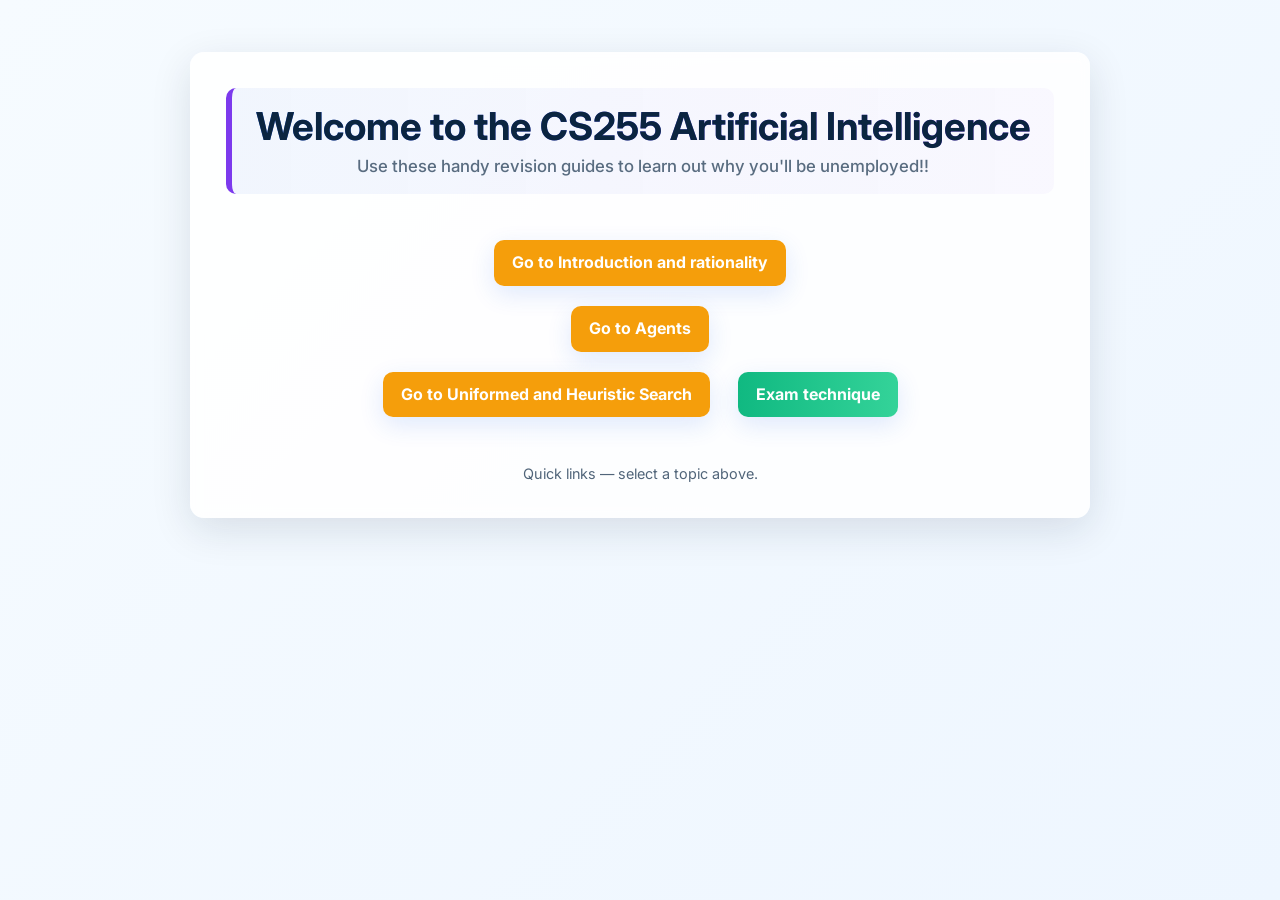
<file: index.html>
<!doctype html>
<html lang="en">
  <head>
    <meta charset="utf-8" />
    <meta name="viewport" content="width=device-width,initial-scale=1" />
    <title>Start Page</title>
    <link rel="stylesheet" href="styles.css" />
  </head>
  <body>
    <main class="page">
      <header class="hero">
        <h1 class="title">Welcome to the CS255 Artificial Intelligence</h1>
        <h2 class="subtitle">Use these handy revision guides to learn out why you'll be unemployed!! </h2>
      </header>

      <section class="content content--center">
        <a class="btn tertiary" href="TopicOne.html">Go to Introduction and rationality</a><br>
        <a class="btn tertiary" href="TopicAgents.html">Go to Agents</a><br>
        <a class="btn tertiary" href="TopicUniformedAndHeurSearch.html">Go to Uniformed and Heuristic Search</a>
        <a class="btn secondary" href="ExamsUAndH.html">Exam technique</a><br>
      </section>

      <footer class="foot">Quick links — select a topic above.</footer>
    </main>
  </body>
</html>
</file>
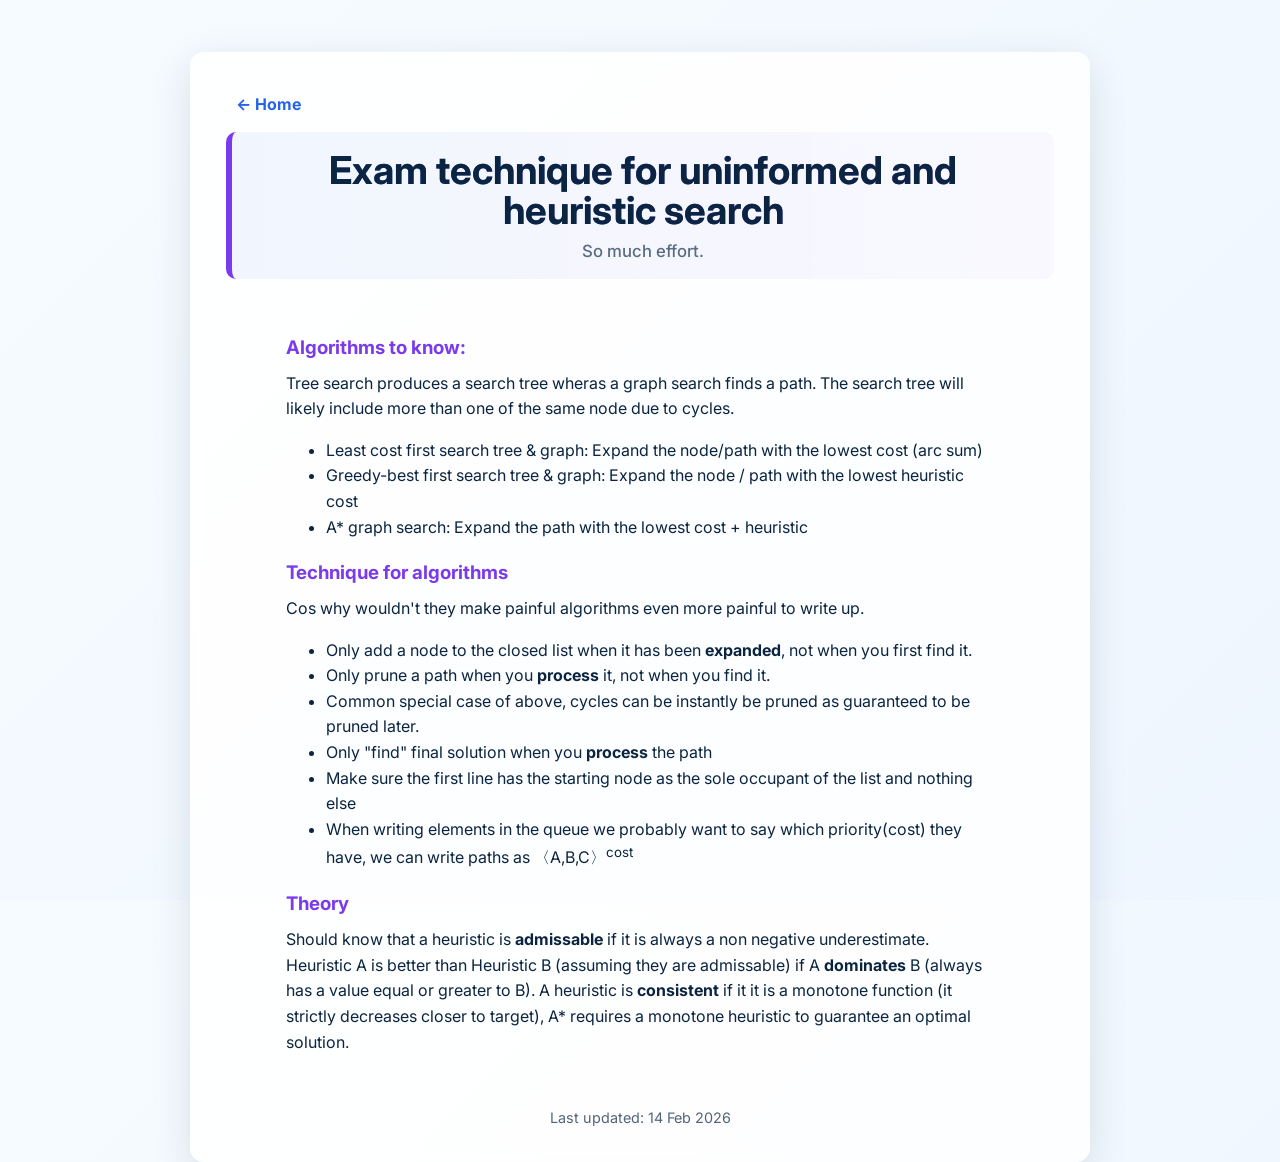
<file: ExamsUAndH.html>
<!doctype html>
<html lang="en">
	<head>
		<meta charset="utf-8" />
		<meta name="viewport" content="width=device-width,initial-scale=1" />
		<title>Uniformed and heuristic search exams</title>
		<link rel="stylesheet" href="styles.css" />
	</head>
	<body>
		<main class="page">
			<nav class="nav">
				<a class="btn home-btn" href="index.html">← Home</a>
			</nav>
			<header class="hero">
				<h1 class="title">Exam technique for uninformed and heuristic search</h1>
				<h2 class="subtitle">So much effort.</h2>
			</header>

			<section class="content">
                <h3>
					Algorithms to know:
				</h3>
				<p>
					Tree search produces a search tree wheras a graph search finds a path. The search tree will likely include more than one of the same node due to cycles.
					<ul>
					<li>Least cost first search tree & graph: Expand the node/path with the lowest cost (arc sum)</li>
					<li>Greedy-best first search tree & graph: Expand the node / path with the lowest heuristic cost</li>
					<li>A* graph search: Expand the path with the lowest cost + heuristic</li>
				</ul></p>
				<h3>Technique for algorithms</h3>
				<p>
					Cos why wouldn't they make painful algorithms even more painful to write up.
					<ul>
						<li>
							Only add a node to the closed list when it has been <strong>expanded</strong>, not when you first find it.
						</li>
						<li>
							Only prune a path when you <strong>process</strong> it, not when you find it.
						</li>
						<li>
							Common special case of above, cycles can be instantly be pruned as guaranteed to be pruned later.
						</li>
						<li>Only "find" final solution when you <strong>process</strong> the path</li>
						<li>Make sure the first line has the starting node as the sole occupant of the list and nothing else</li>
						<li>When writing elements in the queue we probably want to say which priority(cost) they have, we can write paths as 〈A,B,C〉<sup>cost</sup> </li>
					</ul>

				</p>
				<h3>Theory</h3>
				<p>
					Should know that a heuristic is <strong>admissable</strong> if it is always a non negative underestimate. Heuristic A is better than Heuristic B (assuming they are admissable) if 
					A <strong>dominates</strong> B (always has a value equal or greater to B). A heuristic is <strong>consistent</strong> if it it is a monotone function (it strictly decreases closer to target), A* requires a monotone heuristic to 
					guarantee an optimal solution.
				</p>
			</section>

			<footer class="foot">Last updated: <time datetime="2026-02-14">14 Feb 2026</time></footer>
		</main>
	</body>
</html>
</file>
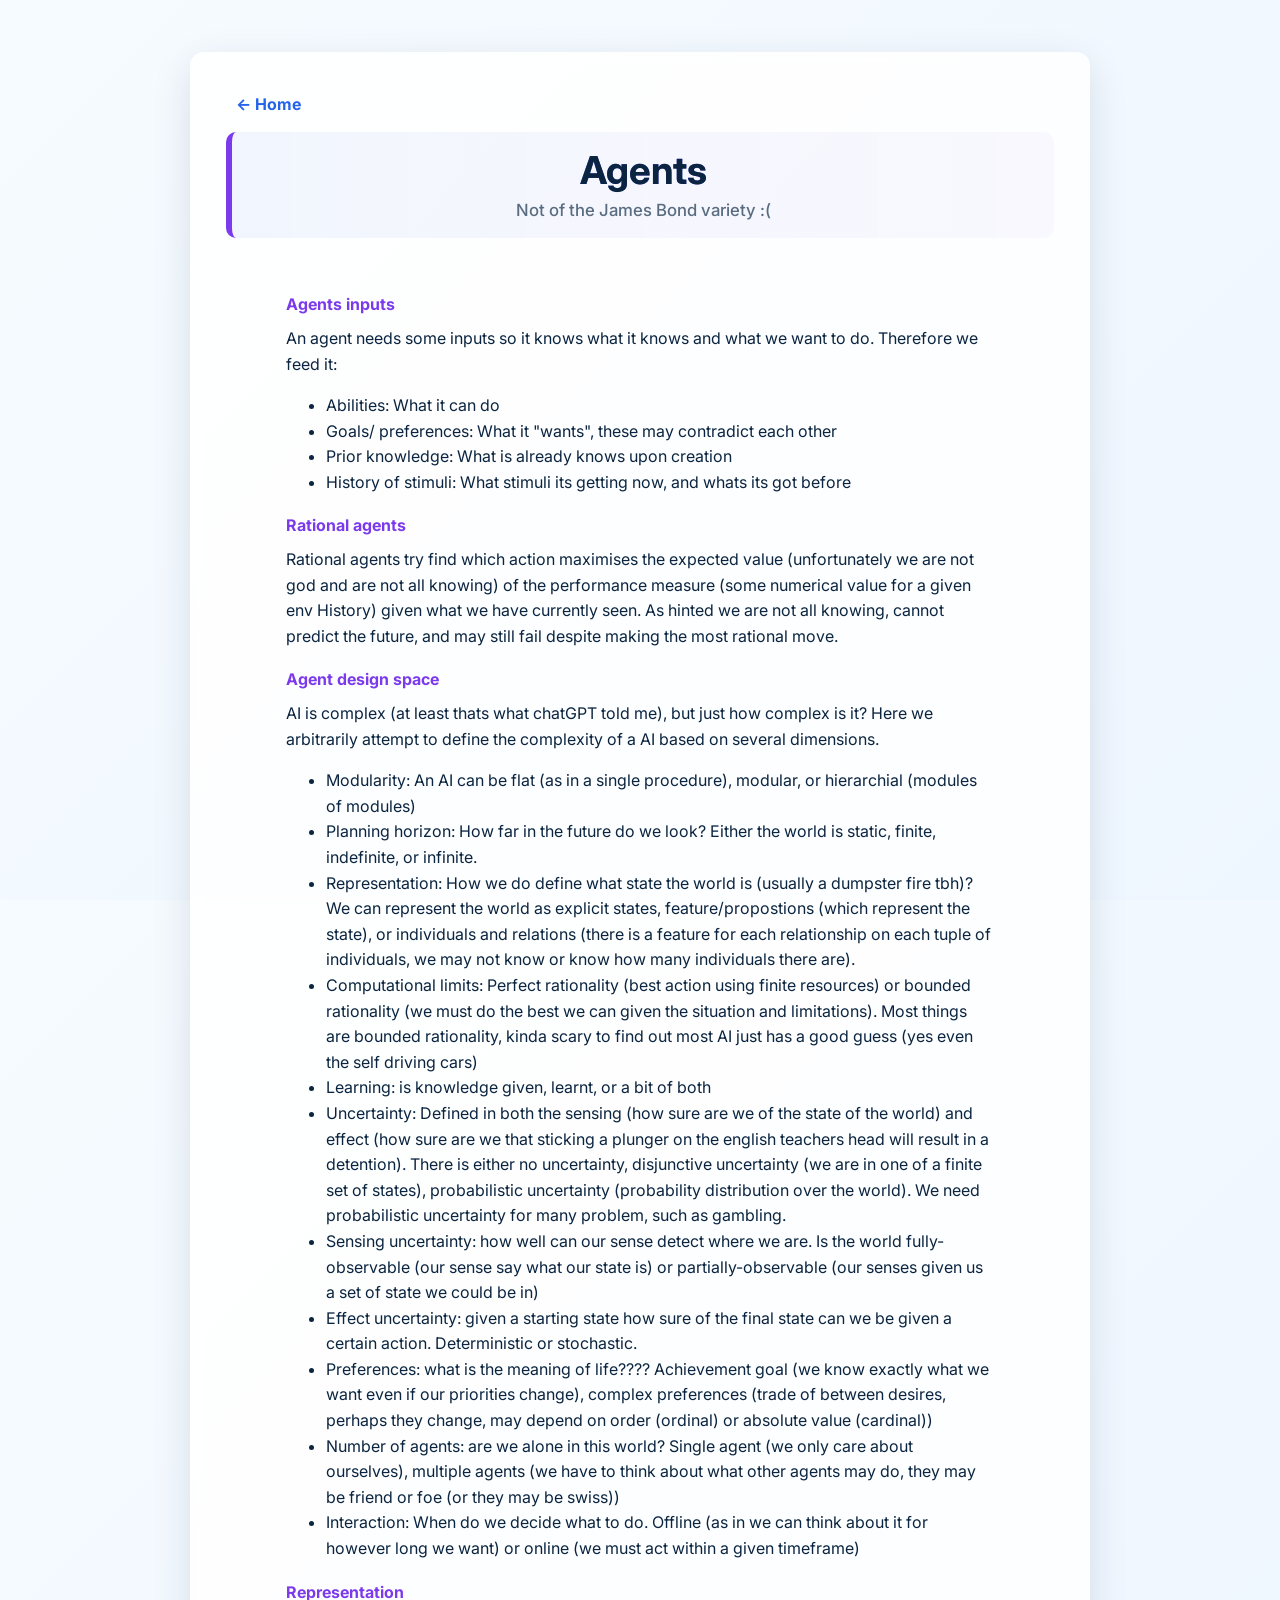
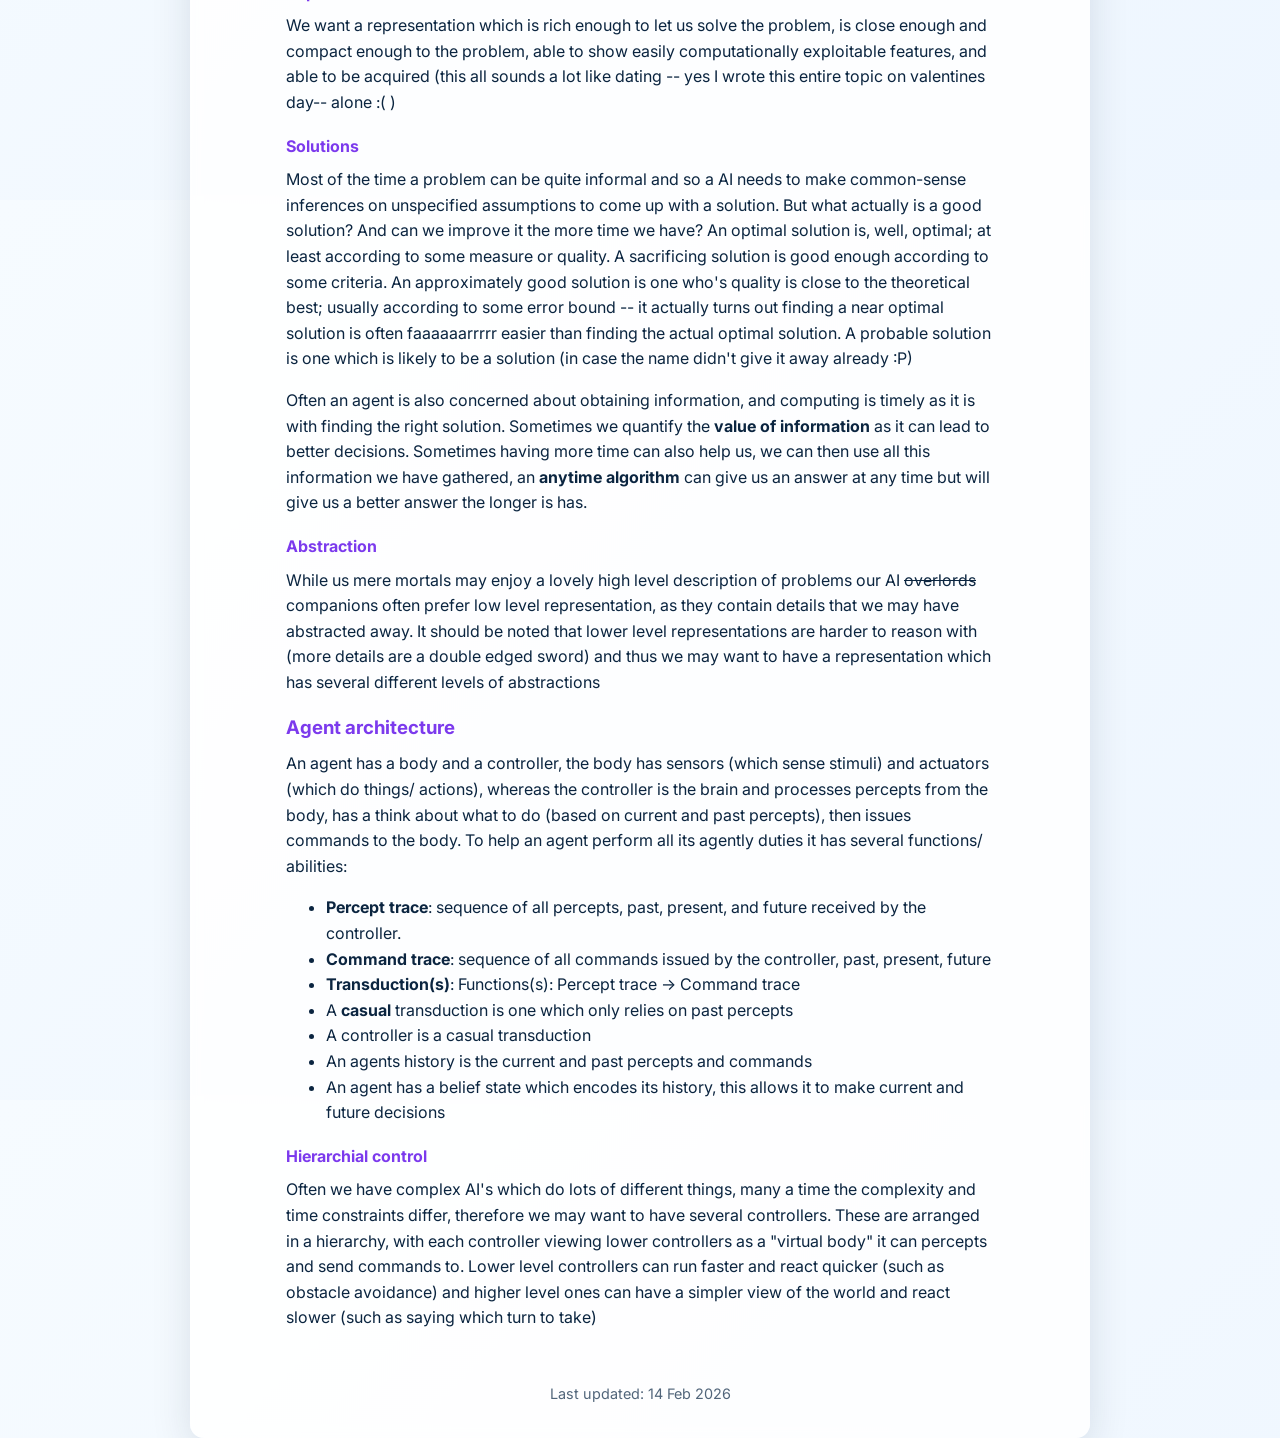
<file: TopicAgents.html>
<!doctype html>
<html lang="en">
	<head>
		<meta charset="utf-8" />
		<meta name="viewport" content="width=device-width,initial-scale=1" />
		<title>Agents</title>
		<link rel="stylesheet" href="styles.css" />
	</head>
	<body>
		<main class="page">
			<nav class="nav">
				<a class="btn home-btn" href="index.html">← Home</a>
			</nav>
			<header class="hero">
				<h1 class="title">Agents</h1>
				<h2 class="subtitle">Not of the James Bond variety :(</h2>
			</header>

			<section class="content">
                <h4>Agents inputs</h4>
				<p>
					An agent needs some inputs so it knows what it knows and what we want to do. Therefore we feed it:
					<ul>
						<li>Abilities: What it can do</li>
						<li>Goals/ preferences: What it "wants", these may contradict each other</li>
						<li>Prior knowledge: What is already knows upon creation</li>
						<li>History of stimuli: What stimuli its getting now, and whats its got before</li>
					</ul>
				</p>
				<h4>Rational agents</h4>
				<p>Rational agents try find which action maximises the expected value (unfortunately we are not god and are not all knowing) of the performance
					measure (some numerical value for a given env History) given what we have currently seen. As hinted we are not all knowing, cannot predict 
				the future, and may still fail despite making the most rational move.</p>
				<h4>Agent design space</h4>
				<p>
					AI is complex (at least thats what chatGPT told me), but just how complex is it? Here we arbitrarily attempt to define the complexity of a AI
					based on several dimensions.
					<ul>
						<li>Modularity: An AI can be flat (as in a single procedure), modular, or hierarchial (modules of modules) </li>
						<li>Planning horizon: How far in the future do we look? Either the world is static, finite, indefinite, or infinite.</li>
						<li>Representation: How we do define what state the world is (usually a dumpster fire tbh)? We can represent the world as explicit states, feature/propostions (which represent the state), or individuals
							and relations (there is a feature for each relationship on each tuple of individuals, we may not know or know how many individuals there are).
						</li>
						<li>Computational limits: Perfect rationality (best action using finite resources) or bounded rationality (we must do the best we can given the situation and limitations).
							Most things are bounded rationality, kinda scary to find out most AI just has a good guess (yes even the self driving cars)
						</li>
						<li>Learning: is knowledge given, learnt, or a bit of both</li>
						<li>Uncertainty: Defined in both the sensing (how sure are we of the state of the world) and effect (how sure are we that sticking a plunger on the english teachers head
							will result in a detention). There is either no uncertainty, disjunctive uncertainty (we are in one of a finite set of states), probabilistic uncertainty (probability distribution
							over the world). We need probabilistic uncertainty for many problem, such as gambling.
						</li>
						<li>Sensing uncertainty: how well can our sense detect where we are. Is the world fully-observable (our sense say what our state is) or partially-observable (our senses given us a set of state we could be in)</li>
						<li>Effect uncertainty: given a starting state how sure of the final state can we be given a certain action. Deterministic or stochastic.</li>
						<li>Preferences: what is the meaning of life???? Achievement goal (we know exactly what we want even if our priorities change), complex preferences (trade of between desires, perhaps they change, may depend on order (ordinal) or absolute value (cardinal))</li>
						<li>Number of agents: are we alone in this world? Single agent (we only care about ourselves), multiple agents (we have to think about what other agents may do, they may be friend or foe (or they may be swiss))</li>
						<li>Interaction: When do we decide what to do. Offline (as in we can think about it for however long we want) or online (we must act within a given timeframe) </li>
					</ul>
					
				</p>
				<h4>Representation</h4>
                <p>We want a representation which is rich enough to let us solve the problem, is close enough and compact enough to the problem, able to show easily computationally exploitable features, and able to be acquired (this all sounds a lot like dating -- yes I wrote this entire topic on valentines day-- alone :( )</p>
				<h4>Solutions</h4>
				<p>Most of the time a problem can be quite informal and so a AI needs to make common-sense inferences on unspecified assumptions to come up with a solution.
					But what actually is a good solution? And can we improve it the more time we have? An optimal solution is, well, optimal; at least according to 
					some measure or quality. A sacrificing solution is good enough according to some criteria. An approximately good solution is one who's quality is 
					close to the theoretical best; usually according to some error bound -- it actually turns out finding a near optimal solution is often faaaaaarrrrr easier than 
					finding the actual optimal solution. A probable solution is one which is likely to be a solution (in case the name didn't give it away already :P)
				</p>
				<p>
					Often an agent is also concerned about obtaining information, and computing is timely as it is with finding the right solution. Sometimes we quantify the <strong>value of information</strong> as it can 
					lead to better decisions. Sometimes having more time can also help us, we can then use all this information we have gathered, an <strong>anytime algorithm</strong> can give us an 
					answer at any time but will give us a better answer the longer is has.
				</p>
				<h4>Abstraction</h4>
				<p>While us mere mortals may enjoy a lovely high level description of problems our AI <del>overlords</del> companions often prefer low level representation, as they 
				contain details that we may have abstracted away. It should be noted that lower level representations are harder to reason with (more details are a double edged sword) and thus 
			we may want to have a representation which has several different levels of abstractions</p>
			<h3>Agent architecture</h3>
			<p>
				An agent has a body and a controller, the body has sensors (which sense stimuli) and actuators (which do things/ actions), whereas the controller is the brain and processes
				percepts from the body, has a think about what to do (based on current and past percepts), then issues commands to the body.
				
				To help an agent perform all its agently duties it has several functions/ abilities: 
				<ul>
					<li><strong>Percept trace</strong>: sequence of all percepts, past, present, and future received by the controller.</li>
					<li><strong>Command trace</strong>: sequence of all commands issued by the controller, past, present, future</li>
					<li><strong>Transduction(s)</strong>: Functions(s): Percept trace → Command trace</li>
					<li>A <strong>casual</strong> transduction is one which only relies on past percepts</li>
					<li>A controller is a casual transduction</li>
					<li>An agents history is the current and past percepts and commands</li>
					<li>An agent has a belief state which encodes its history, this allows it to make current and future decisions</li>	
				</ul>
			</p>
			<h4>Hierarchial control</h4>
			<p>Often we have complex AI's which do lots of different things, many a time the complexity and time constraints differ, therefore we 
				may want to have several controllers. These are arranged in a hierarchy, with each controller viewing lower controllers as a "virtual body" it
				can percepts and send commands to. Lower level controllers can run faster and react quicker (such as obstacle avoidance) and higher level ones can 
				have a simpler view of the world and react slower (such as saying which turn to take)
			</p>
			</section>

			<footer class="foot">Last updated: <time datetime="2026-02-14">14 Feb 2026</time></footer>
		</main>
	</body>
</html>
</file>
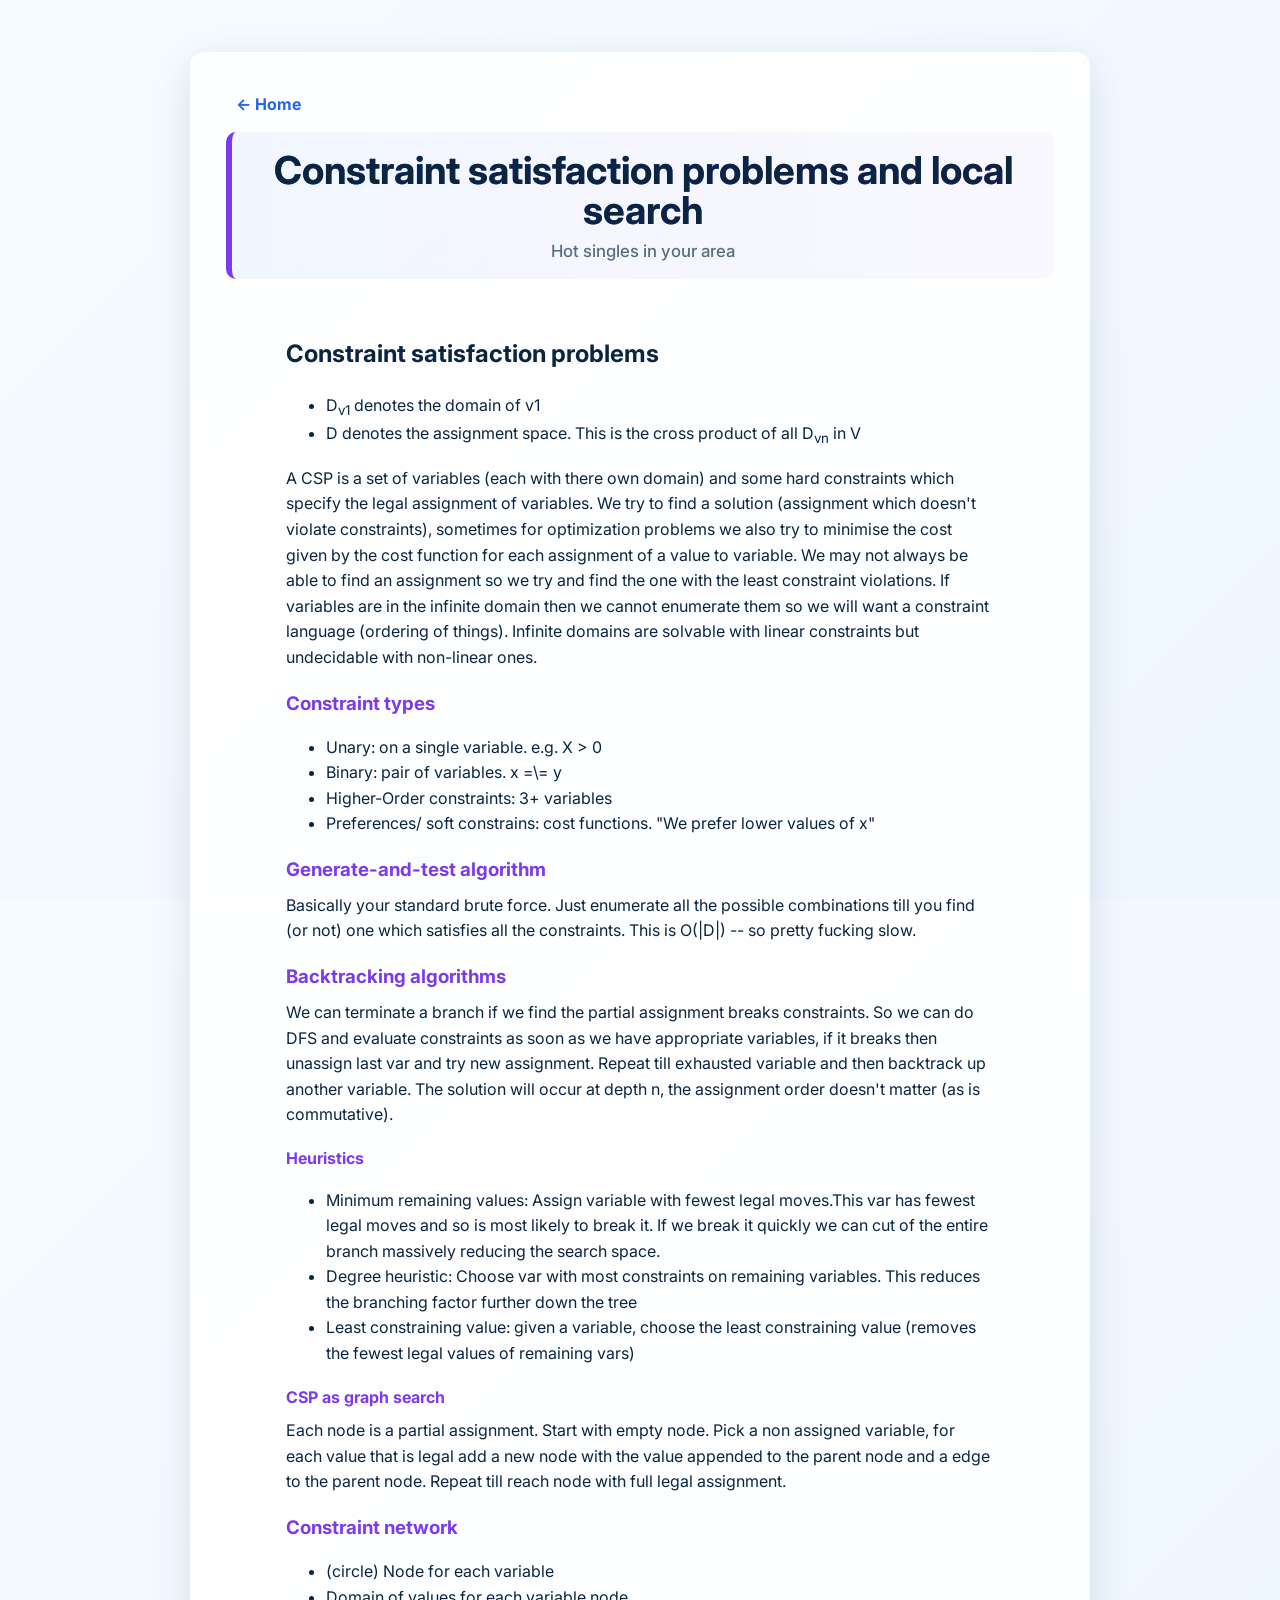
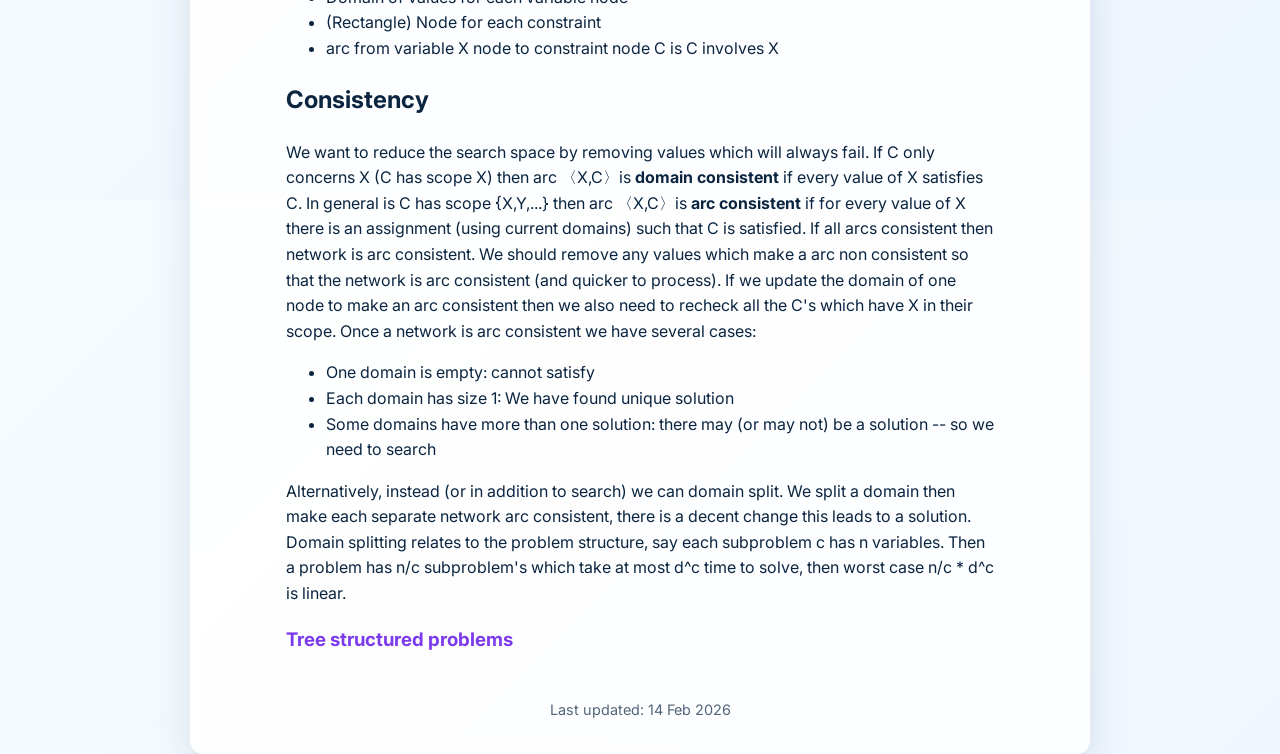
<file: TopicCSPLocalSearch.html>
<!doctype html>
<html lang="en">
	<head>
		<meta charset="utf-8" />
		<meta name="viewport" content="width=device-width,initial-scale=1" />
		<title>Constraint satisfaction problems and local search</title>
		<link rel="stylesheet" href="styles.css" />
	</head>
	<body>
		<main class="page">
			<nav class="nav">
				<a class="btn home-btn" href="index.html">← Home</a>
			</nav>
			<header class="hero">
				<h1 class="title">Constraint satisfaction problems and local search</h1>
				<h2 class="subtitle">Hot singles in your area</h2>
			</header>

			<section class="content">
                <h1>Constraint satisfaction problems</h1>
				<p>
					<ul>
						<li>D<sub>v1</sub> denotes the domain of v1</li>
						<li>D denotes the assignment space. This is the cross product of all D<sub>vn</sub> in V</li>
					</ul>
				</p>
				<p>
					A CSP is a set of variables (each with there own domain) and some hard constraints which specify the legal
					assignment of variables. We try to find a solution (assignment which doesn't violate constraints), sometimes
					for optimization problems we also try to minimise the cost given by the cost function for each assignment of a value
					to variable. We may not always be able to find an assignment so we try and find the one with the least constraint violations.
					If variables are in the infinite domain then we cannot enumerate them so we will want a constraint language (ordering of things). 
					Infinite domains are solvable with linear constraints but undecidable with non-linear ones.
				</p>
				<h3>Constraint types</h3>
				<p>
					<ul>
						<li>Unary: on a single variable. e.g. X > 0</li>
						<li>Binary: pair of variables. x =\= y</li>
						<li>Higher-Order constraints: 3+ variables</li>
						<li>Preferences/ soft constrains: cost functions. "We prefer lower values of x"</li>
					</ul>
				</p>
				<h3>Generate-and-test algorithm</h3>
				<p>
					Basically your standard brute force. Just enumerate all the possible combinations till you find (or not) one which satisfies all
					the constraints. This is O(|D|) -- so pretty fucking slow.
				</p>
				<h3>Backtracking algorithms</h3>
				<p>
					We can terminate a branch if we find the partial assignment breaks constraints. So we can do DFS and evaluate 
					constraints as soon as we have appropriate variables, if it breaks then unassign last var and try new assignment. Repeat till 
					exhausted variable and then backtrack up another variable. The solution will occur at depth n, the assignment order doesn't matter
					(as is commutative).
				</p>
				<h4>Heuristics</h4>
				<p>
					<ul>
						<li>Minimum remaining values: Assign variable with fewest legal moves.This var has fewest legal moves and so is most likely to break it. If 
							we break it quickly we can cut of the entire branch massively reducing the search space.
						</li>

						<li>Degree heuristic: Choose var with most constraints on remaining variables. This reduces the branching factor further down the tree</li>
						<li>Least constraining value: given a variable, choose the least constraining value (removes the fewest legal values of remaining vars)</li>
					</ul>
				</p>
				<h4>CSP as graph search</h4>
				<p>
					Each node is a partial assignment. Start with empty node. Pick a non assigned variable, for each value that is legal
					add a new node with the value appended to the parent node and a edge to the parent node. Repeat till reach node with full legal assignment.
				</p>
				<h3>Constraint network</h3>
				<p>
					<ul>
						<li>(circle) Node for each variable</li>
						<li>Domain of values for each variable node</li>
						<li>(Rectangle) Node for each constraint</li>
						<li>arc from variable X node to constraint node C is C involves X</li>
					</ul>
				</p>
				<h2>Consistency</h2>
				<p>
					We want to reduce the search space by removing values which will always fail. If C only concerns X (C has scope X) then arc 
					〈X,C〉is <strong>domain consistent</strong> if every value of X satisfies C. In general is C has scope {X,Y,...} then 
					arc 〈X,C〉is <strong>arc consistent</strong> if for every value of X there is an assignment (using current domains) such that 
					C is satisfied. If all arcs consistent then network is arc consistent. We should remove any values which make a arc non consistent
					so that the network is arc consistent (and quicker to process). If we update the domain of one node to make an arc consistent then 
					we also need to recheck all the C's which have X in their scope. Once a network is arc consistent we have several cases:
					<ul>
						<li>One domain is empty: cannot satisfy</li>
						<li>Each domain has size 1: We have found unique solution</li>
						<li>Some domains have more than one solution: there may (or may not) be a solution -- so we need to search</li>
					</ul>
					Alternatively, instead (or in addition to search) we can domain split. We split a domain then make each separate network 
					arc consistent, there is a decent change this leads to a solution. Domain splitting relates to the problem structure, say each 
					subproblem c has n variables. Then a problem has n/c subproblem's which take at most d^c time to solve, then worst case n/c * d^c is linear.
				</p>
				<h3>Tree structured problems</h3>
			</section>

			<footer class="foot">Last updated: <time datetime="2026-02-14">14 Feb 2026</time></footer>
		</main>
	</body>
</html>
</file>
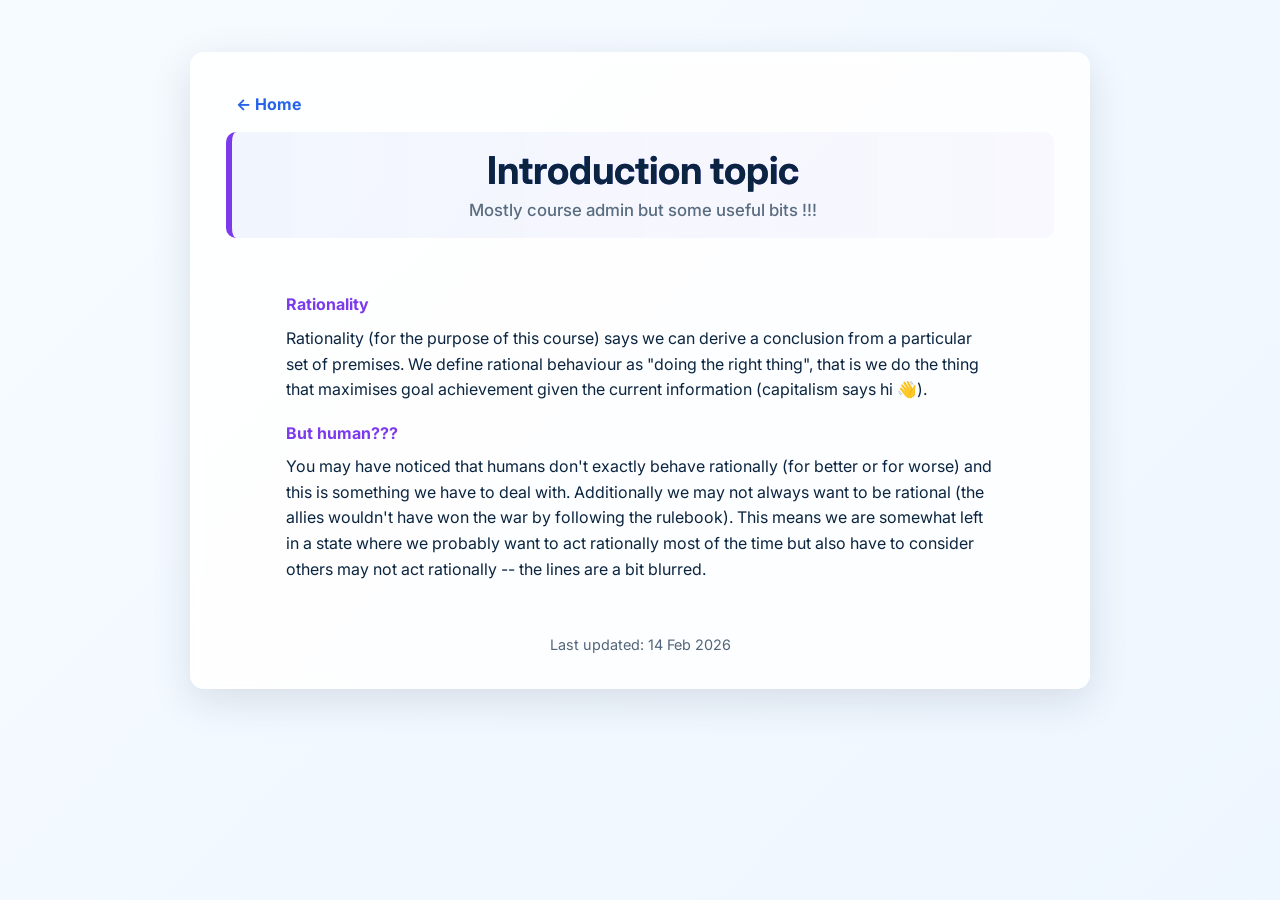
<file: TopicOne.html>
<!doctype html>
<html lang="en">
	<head>
		<meta charset="utf-8" />
		<meta name="viewport" content="width=device-width,initial-scale=1" />
		<title>Topic One</title>
		<link rel="stylesheet" href="styles.css" />
	</head>
	<body>
		<main class="page">
			<nav class="nav">
				<a class="btn home-btn" href="index.html">← Home</a>
			</nav>
			<header class="hero">
				<h1 class="title">Introduction topic</h1>
				<h2 class="subtitle">Mostly course admin but some useful bits !!!</h2>
			</header>

			<section class="content">
                <h4>Rationality</h4>
				<p>Rationality (for the purpose of this course) says we can derive a conclusion from a particular set of premises. We define rational
                    behaviour as "doing the right thing", that is we do the thing that maximises goal achievement given the current information (capitalism says hi 👋). 
                </p>
                <h4>But human???</h4>
				<p>You may have noticed that humans don't exactly behave rationally (for better or for worse) and this is something we have to 
                    deal with. Additionally we may not always want to be rational (the allies wouldn't have won the war by following the rulebook). This means 
                    we are somewhat left in a state where we probably want to act rationally most of the time but also have to consider others may not act
                    rationally -- the lines are a bit blurred.
                </p>
			</section>

			<footer class="foot">Last updated: <time datetime="2026-02-14">14 Feb 2026</time></footer>
		</main>
	</body>
</html>
</file>
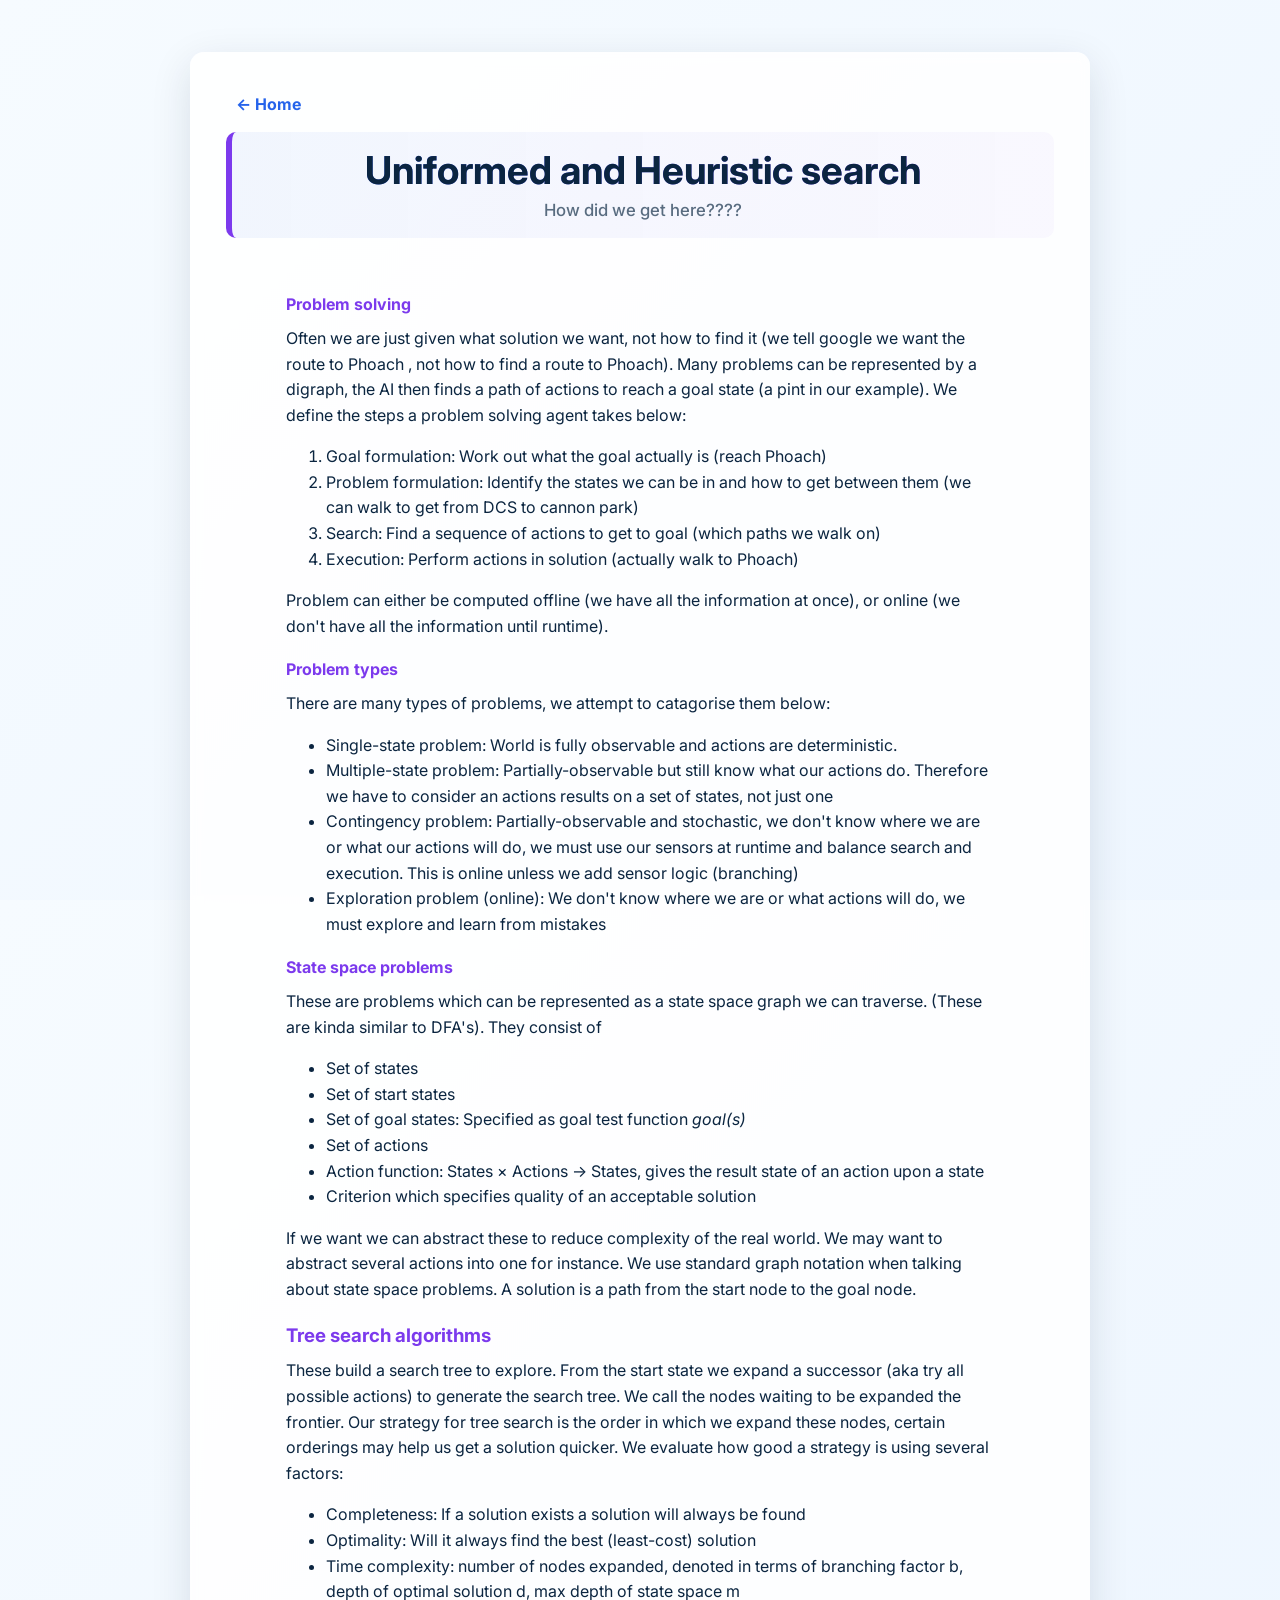
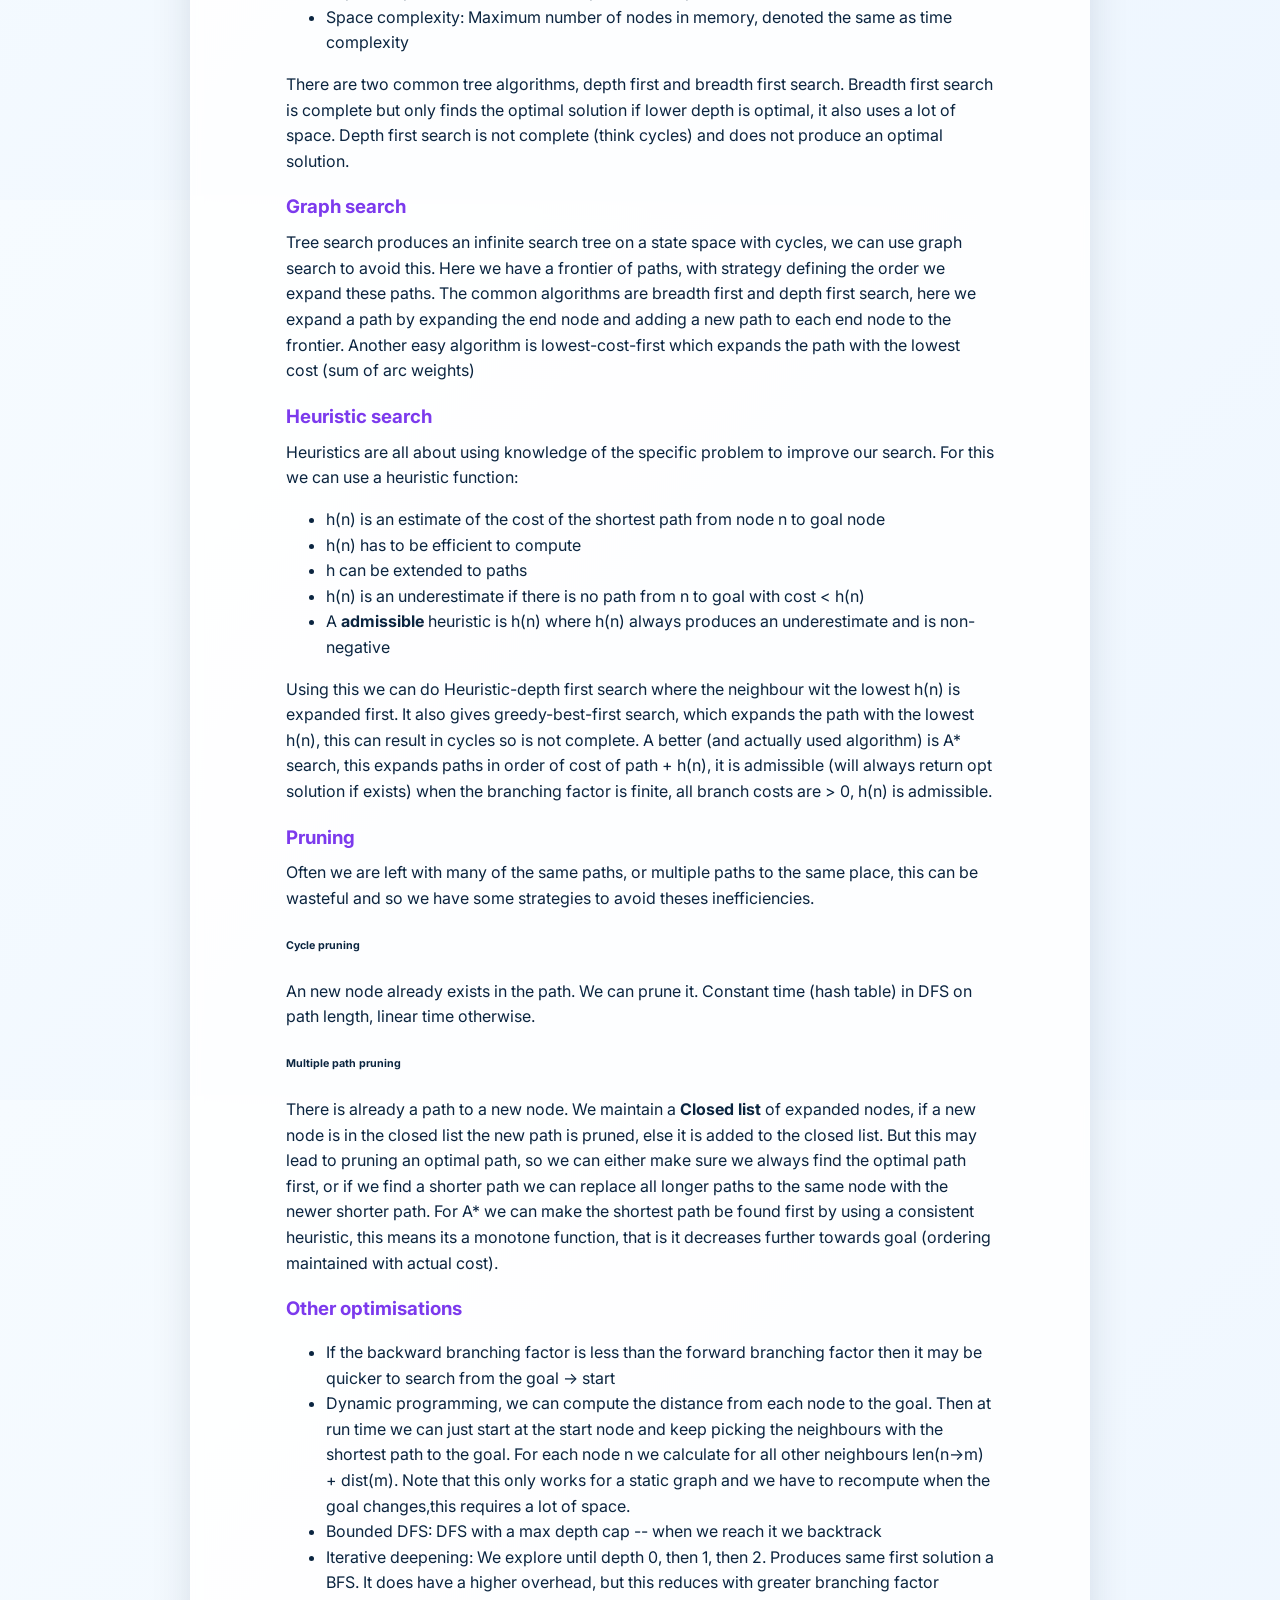
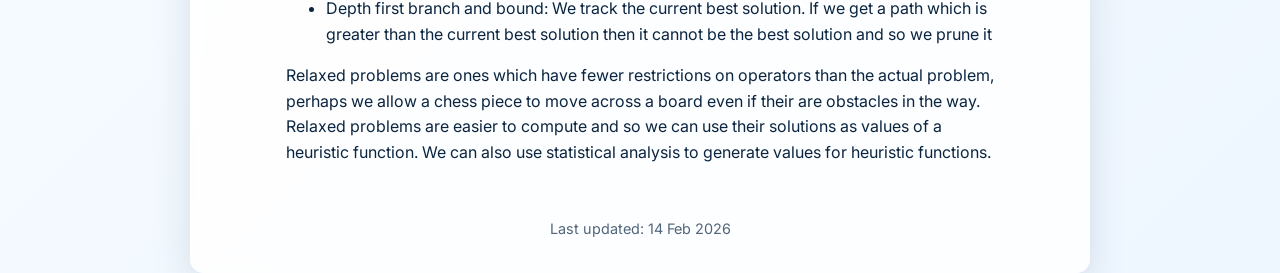
<file: TopicUniformedAndHeurSearch.html>
<!doctype html>
<html lang="en">
	<head>
		<meta charset="utf-8" />
		<meta name="viewport" content="width=device-width,initial-scale=1" />
		<title>Uniformed and Heuristic search</title>
		<link rel="stylesheet" href="styles.css" />
	</head>
	<body>
		<main class="page">
			<nav class="nav">
				<a class="btn home-btn" href="index.html">← Home</a>
			</nav>
			<header class="hero">
				<h1 class="title">Uniformed and Heuristic search</h1>
				<h2 class="subtitle">How did we get here????</h2>
			</header>

			<section class="content">
                <h4>Problem solving</h4>
				<p>
					Often we are just given what solution we want, not how to find it (we tell google we want the route to Phoach
					, not how to find a route to Phoach). Many problems can be represented by a digraph, the AI then finds a path of 
					actions to reach a goal state (a pint in our example). We define the steps a problem solving agent takes below:
					<ol>
						<li>Goal formulation: Work out what the goal actually is (reach Phoach)</li>
						<li>Problem formulation: Identify the states we can be in and how to get between them (we can walk to get from DCS to cannon park)</li>
						<li>Search: Find a sequence of actions to get to goal (which paths we walk on)</li>
						<li>Execution: Perform actions in solution (actually walk to Phoach)</li>
					</ol>
					Problem can either be computed offline (we have all the information at once), or online (we don't have all the information until 
					runtime).
				</p>
				<h4>Problem types</h4>
				<p>There are many types of problems, we attempt to catagorise them below:</p>
				<ul>
					<li>Single-state problem: World is fully observable and actions are deterministic.</li>
					<li>Multiple-state problem: Partially-observable but still know what our actions do. Therefore we have 
						to consider an actions results on a set of states, not just one
					</li>
					<li>Contingency problem: Partially-observable and stochastic, we don't know where we are or what our actions will do, we must 
						use our sensors at runtime and balance search and execution. This is online unless we add sensor logic (branching)
					</li>
					<li>Exploration problem (online): We don't know where we are or what actions will do, we must explore and learn from mistakes </li>
				</ul>
				<h4>State space problems</h4>
				<p>These are problems which can be represented as a state space graph we can traverse. (These are kinda similar to DFA's). They consist of

					<ul>
						<li>Set of states</li>
						<li>Set of start states</li>
						<li>Set of goal states: Specified as goal test function <i>goal(s)</i></li>
						<li>Set of actions</li>
						<li>Action function: States × Actions → States, gives the result state of an action upon a state </li>
						<li>Criterion which specifies quality of an acceptable solution</li>
					</ul>
					If we want we can abstract these to reduce complexity of the real world. We may want to abstract several actions into one for instance.
					We use standard graph notation when talking about state space problems. A solution is a path from the start node to the goal node.
				</p>
				<h3>Tree search algorithms</h3>
				<p>
					These build a search tree to explore. From the start state we expand a successor (aka try all possible actions) to generate the search tree.
					We call the nodes waiting to be expanded the frontier. Our strategy for tree search is the order in which we expand these nodes, certain orderings may 
					help us get a solution quicker. We evaluate how good a strategy is using several factors:
					<ul>
						<li>Completeness: If a solution exists a solution will always be found</li>
						<li>Optimality: Will it always find the best (least-cost) solution</li>
						<li>Time complexity: number of nodes expanded, denoted in terms of branching factor b, depth of optimal solution d, max depth of state space m</li>
						<li>Space complexity: Maximum number of nodes in memory, denoted the same as time complexity</li>
					</ul>
					There are two common tree algorithms, depth first and breadth first search. Breadth first search is complete but only finds the optimal solution if lower depth
					is optimal, it also uses a lot of space. Depth first search is not complete (think cycles) and does not produce an optimal solution. 
				</p>
				<h3>Graph search</h3>
				<p>
					Tree search produces an infinite search tree on a state space with cycles, we can use graph search to avoid this. Here 
					we have a frontier of paths, with strategy defining the order we expand these paths. The common algorithms are 
					breadth first and depth first search, here we expand a path by expanding the end node and adding a new path to each end node to the frontier. Another 
					easy algorithm is lowest-cost-first which expands the path with the lowest cost (sum of arc weights)
				</p>
				<h3>Heuristic search</h3>
				<p>
					Heuristics are all about using knowledge of the specific problem to improve our search. For this we can use a heuristic function:
					<ul>
						<li>h(n) is an estimate of the cost of the shortest path from node n to goal node</li>
						<li>h(n) has to be efficient to compute</li>
						<li>h can be extended to paths</li>
						<li>h(n) is an underestimate if there is no path from n to goal with cost < h(n) </li>
						<li>A <strong>admissible</strong> heuristic is h(n) where h(n) always produces an underestimate and is non-negative</li>
					</ul>
					Using this we can do Heuristic-depth first search where the neighbour wit the lowest h(n) is expanded first. It also gives greedy-best-first 
					search, which expands the path with the lowest h(n), this can result in cycles so is not complete. A better (and actually used algorithm) is A* 
					search, this expands paths in order of cost of path + h(n), it is admissible (will always return opt solution if exists) when the branching factor is finite,
					all branch costs are > 0, h(n) is admissible.
				</p>
				<h3>Pruning</h3>
				<p>
					Often we are left with many of the same paths, or multiple paths to the same place, this can be wasteful and so we have some 
					strategies to avoid theses inefficiencies.<br>
					<h6>Cycle pruning</h6>
					An new node already exists in the path. We can prune it. Constant time  (hash table) in DFS on path length, linear time otherwise.
					<h6>Multiple path pruning</h6>
					There is already a path to a new node. We maintain a <strong>Closed list</strong> of expanded nodes, if a new node is in the closed list the new 
					path is pruned, else it is added to the closed list. But this may lead to pruning an optimal path, so we can either make sure we always find the 
					optimal path first, or if we find a shorter path we can replace all longer paths to the same node with the newer shorter path. For A* we can make the shortest path 
					be found first by using a consistent heuristic, this means its a monotone function, that is it decreases further towards goal (ordering maintained with actual cost).
				</p>
				<h3>Other optimisations</h3>
				<p>
					<ul>
						<li>If the backward branching factor is less than the forward branching factor then it may be quicker to search from the goal -> start</li>
						<li>Dynamic programming, we can compute the distance from each node to the goal. Then at run time we can just start at the start node and keep picking the neighbours with the shortest path to the goal. 
							For each node n we calculate for all other neighbours len(n->m) + dist(m). Note that this only works for a static graph and we have to recompute when the goal changes,this requires a lot of space.
						</li>
						<li>Bounded DFS: DFS with a max depth cap -- when we reach it we backtrack</li>
						<li>Iterative deepening: We explore until depth 0, then 1, then 2. Produces same first solution a BFS. It does have a higher overhead, but this reduces with greater branching factor</li>
						<li>Depth first branch and bound: We track the current best solution. If we get a path which is greater than the current best solution then it cannot be the best solution and so we prune it</li>
					</ul>
					Relaxed problems are ones which have fewer restrictions on operators than the actual problem, perhaps we allow a chess piece to move across a board even if their are obstacles in the way. Relaxed problems are 
					easier to compute and so we can use their solutions as values of a heuristic function. We can also use statistical analysis to generate values for heuristic functions.
				</p>
			</section>

			<footer class="foot">Last updated: <time datetime="2026-02-14">14 Feb 2026</time></footer>
		</main>
	</body>
</html>
</file>
<file: styles.css>
@import url('https://fonts.googleapis.com/css2?family=Inter:wght@300;400;600;700&display=swap');

:root{
  --bg-1:#f6fbff;
  --bg-2:#eef6ff;
  --card:#ffffff;
  --text:#0b2540;
  --muted:#51657a;
  --accent:#2563eb;
  --accent-1:#2563eb; /* blue */
  --accent-2:#10b981; /* green */
  --accent-3:#f59e0b; /* amber */
  --accent-4:#7c3aed; /* purple */
}

*{box-sizing:border-box}
html,body{height:100%}
body{
  margin:0;
  min-height:100vh;
  display:flex;
  align-items:flex-start; /* keep top visible for long pages */
  justify-content:center;
  padding:36px 0; /* breathing room at top on short pages */
  background: linear-gradient(135deg,var(--bg-1),var(--bg-2));
  font-family: 'Inter', system-ui, -apple-system, 'Segoe UI', Roboto, 'Helvetica Neue', Arial;
  color:var(--text);
}

.page{
  width:100%;
  max-width:900px;
  margin:16px;
  padding:36px;
  background:rgba(255,255,255,0.85);
  border-radius:14px;
  box-shadow:0 12px 40px rgba(13,30,54,0.12);
  text-align:center;
  backdrop-filter: blur(6px);
}

/* Hero styling: richer colors, left accent bar */
.hero{
  padding:18px 20px;
  margin-bottom:18px;
  border-radius:10px;
  background: linear-gradient(90deg, rgba(37,99,235,0.06), rgba(124,58,237,0.03));
  border-left:6px solid var(--accent-4);
}
.title{
  background:linear-gradient(90deg,var(--accent-1),var(--accent-4));
  -webkit-background-clip:text;
  background-clip:text;
  color:transparent;
}
.subtitle{color:var(--muted);opacity:0.95}

.content h4, .content h3{color:var(--accent-4);margin:18px 0 8px 0}
.content{background:transparent;padding:8px 6px}

.title{
  margin:0;
  font-size:2.4rem;
  line-height:1.05;
  font-weight:700;
  color:var(--text);
}

.subtitle{
  margin:10px 0 0 0;
  font-size:1.05rem;
  font-weight:500;
  color:var(--muted);
}

.content{
  margin:28px auto 0 auto;
  max-width:720px;
  text-align:left;
  font-size:1rem;
  line-height:1.6;
  color:var(--text);
}
.content--center{text-align:center}
.content--center .btn{margin:10px 12px}
.content p{margin:0 0 1em 0}
.content p{margin:0 0 1em 0}

.foot{
  margin-top:30px;
  font-size:0.9rem;
  color:var(--muted);
}

/* Buttons and nav */
.nav{display:flex;justify-content:flex-start;margin-bottom:12px}
.btn{
  display:inline-block;
  padding:10px 18px;
  background:var(--accent-1);
  color:#fff;
  border-radius:10px;
  text-decoration:none;
  font-weight:700;
  transition:transform .18s ease, box-shadow .18s ease, opacity .18s ease;
  box-shadow:0 8px 24px rgba(37,99,235,0.14);
}
.btn:hover{transform:translateY(-3px);box-shadow:0 14px 40px rgba(37,99,235,0.18)}
.btn.primary{background:linear-gradient(90deg,var(--accent-1),#3b82f6)}
.btn.secondary{background:linear-gradient(90deg,var(--accent-2),#34d399)}
.btn.tertiary{background:linear-gradient(90deg,var(--accent-3),#f59e0b)}
.btn.purple{background:linear-gradient(90deg,var(--accent-4),#8b5cf6)}
.btn.ghost{background:transparent;color:var(--accent-1);box-shadow:none;padding:8px 12px;border-radius:8px;border:1px solid rgba(11,37,64,0.06)}
.home-btn{background:transparent;color:var(--accent);box-shadow:none;padding:6px 10px;border-radius:6px}
.home-btn:hover{background:rgba(37,99,235,0.06)}

@media (max-width:520px){
  .page{padding:24px;margin:18px}
  .title{font-size:1.6rem}
}
</file>
